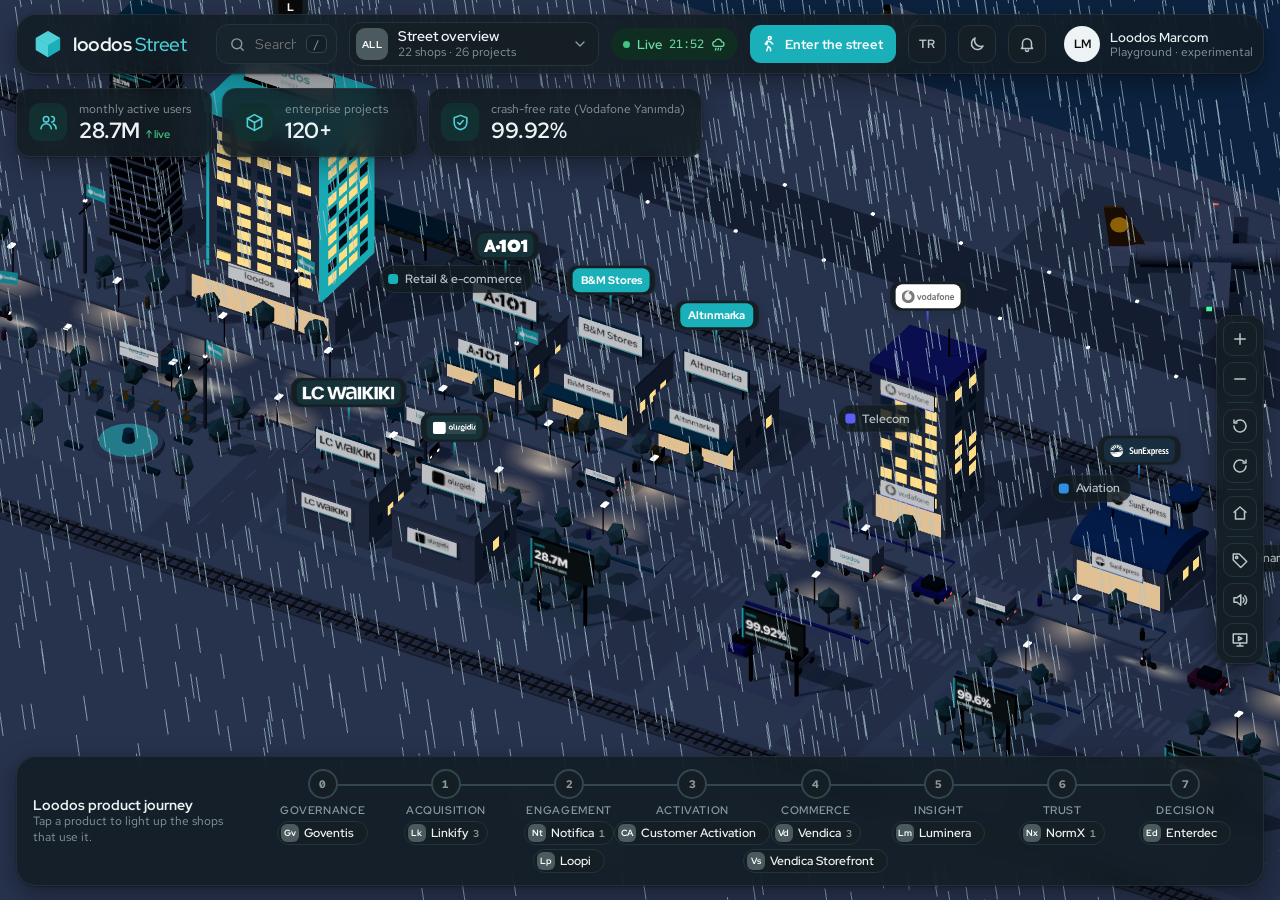
<file: index.html>
<!doctype html>
<html lang="tr">
<head>
  <meta charset="utf-8">
  <meta name="viewport" content="width=device-width, initial-scale=1">
  <title>Loodos Street</title>
  <meta name="description" content="Loodos'un müşteri projelerini izometrik bir sokakta gezdiren etkileşimli harita.">
  <link rel="preconnect" href="https://fonts.googleapis.com">
  <link rel="preconnect" href="https://fonts.gstatic.com" crossorigin>
  <link href="https://fonts.googleapis.com/css2?family=Red+Hat+Display:wght@400;500;600;700;800&family=Red+Hat+Text:wght@400;500;600&family=Red+Hat+Mono:wght@400;500&display=swap" rel="stylesheet">
  <link rel="stylesheet" href="css/style.css">
  <script>
    /* İlk boyamadan önce tema: ışık patlaması olmasın. Ayrıntılı hesap js/main.js'te (nightAt). */
    try { var m = localStorage.getItem("ls.theme") || "auto", d = new Date(), h = d.getHours() + d.getMinutes() / 60;
      document.documentElement.dataset.theme = m === "dark" || (m !== "light" && (h < 6.5 || h >= 19)) ? "dark" : "light"; } catch (e) {}
  </script>
  <script type="importmap">
    {
      "imports": {
        "three": "./vendor/three/three.module.js",
        "three/addons/": "./vendor/three/addons/"
      }
    }
  </script>
</head>
<body>
  <div id="app" class="app">
    <div id="stage" class="stage" data-i18n-aria="stage.aria"></div>

    <header class="topbar">
      <a class="brand" href="#" data-action="home" data-i18n-aria="brand.aria">
        <span class="brand-mark" aria-hidden="true">
          <svg viewBox="0 0 32 32"><path d="M16 2 29 9.5v13L16 30 3 22.5v-13z" fill="var(--teal)"/><path d="M16 2 29 9.5 16 17 3 9.5z" fill="#4fd0d8"/><path d="M16 17v13L3 22.5v-13z" fill="var(--teal-ink)"/></svg>
        </span>
        <span class="brand-name">loodos<b>Street</b></span>
      </a>

      <div class="search" role="search">
        <svg class="ico" viewBox="0 0 24 24" aria-hidden="true"><circle cx="11" cy="11" r="7"/><path d="m20 20-3.5-3.5"/></svg>
        <input id="q" type="search" autocomplete="off" data-i18n-ph="search.ph" data-i18n-aria="search.aria">
        <kbd>/</kbd>
        <div id="results" class="results" role="listbox" hidden></div>
      </div>

      <div class="district">
        <button id="districtBtn" class="district-btn" aria-haspopup="listbox" aria-expanded="false">
          <span id="districtChip" class="chip-sq">ALL</span>
          <span class="district-txt"><b id="districtName"></b><small id="districtSub"></small></span>
          <svg class="caret" viewBox="0 0 24 24" aria-hidden="true"><path d="m6 9 6 6 6-6"/></svg>
        </button>
        <div id="districtMenu" class="menu district-menu" role="listbox" hidden></div>
      </div>

      <div class="live" data-i18n-title="live.title"><i></i><span data-i18n="live"></span> <time id="clock">--:--</time><span id="wx" class="wx"></span></div>

      <button id="walkBtn" class="walk-btn"><svg viewBox="0 0 24 24" aria-hidden="true"><circle cx="13" cy="4" r="2"/><path d="m9 21 2-6 3 3v3M7 12l3-4 4 1 3 3M10 8l-1 5"/></svg><span data-i18n="walk.btn"></span></button>

      <button id="langBtn" class="icon-btn lang-btn" data-i18n="lang.btn" data-i18n-aria="lang.aria"></button>

      <div class="theme-wrap">
        <button id="themeBtn" class="icon-btn" data-i18n-aria="theme" aria-haspopup="true" aria-expanded="false">
          <svg class="i-sun" viewBox="0 0 24 24" aria-hidden="true"><circle cx="12" cy="12" r="4"/><path d="M12 2v2M12 20v2M4.9 4.9l1.4 1.4M17.7 17.7l1.4 1.4M2 12h2M20 12h2M4.9 19.1l1.4-1.4M17.7 6.3l1.4-1.4"/></svg>
          <svg class="i-moon" viewBox="0 0 24 24" aria-hidden="true"><path d="M20 14.5A8 8 0 0 1 9.5 4a8 8 0 1 0 10.5 10.5z"/></svg>
        </button>
        <div id="themeMenu" class="menu theme-menu" role="menu" hidden></div>
      </div>

      <div class="bell-wrap">
        <button id="bell" class="icon-btn" data-i18n-aria="feed" aria-haspopup="true" aria-expanded="false">
          <svg viewBox="0 0 24 24" aria-hidden="true"><path d="M6 16V11a6 6 0 1 1 12 0v5l1.5 2h-15z"/><path d="M10 20a2 2 0 0 0 4 0"/></svg>
          <span id="bellDot" class="dot" hidden></span>
        </button>
        <div id="feed" class="menu feed" hidden></div>
      </div>

      <div class="me">
        <span class="avatar" aria-hidden="true">LM</span>
        <span class="me-txt"><b>Loodos Marcom</b><small>Playground · experimental</small></span>
      </div>
    </header>

    <section id="kpis" class="kpis" aria-live="polite"></section>

    <aside id="panel" class="panel" hidden aria-live="polite"></aside>

    <div class="mapctl" role="toolbar" aria-label="Harita kontrolleri">
      <button class="icon-btn" data-action="zoom-in" data-i18n-aria="zoom.in"><svg viewBox="0 0 24 24"><path d="M12 5v14M5 12h14"/></svg></button>
      <button class="icon-btn" data-action="zoom-out" data-i18n-aria="zoom.out"><svg viewBox="0 0 24 24"><path d="M5 12h14"/></svg></button>
      <span class="sep"></span>
      <button class="icon-btn" data-action="rotate-l" data-i18n-aria="rot.l"><svg viewBox="0 0 24 24"><path d="M4 12a8 8 0 1 0 2.4-5.7"/><path d="M4 4v4h4"/></svg></button>
      <button class="icon-btn" data-action="rotate-r" data-i18n-aria="rot.r"><svg viewBox="0 0 24 24"><path d="M20 12a8 8 0 1 1-2.4-5.7"/><path d="M20 4v4h-4"/></svg></button>
      <span class="sep"></span>
      <button class="icon-btn" data-action="home" data-i18n-aria="home"><svg viewBox="0 0 24 24"><path d="m4 11 8-7 8 7"/><path d="M6 10v10h12V10"/></svg></button>
      <span class="sep"></span>
      <button class="icon-btn labels-btn" data-action="labels"><svg viewBox="0 0 24 24"><path d="M3 12V4h8l10 10-8 8z"/><circle cx="7.5" cy="8.5" r="1.5"/></svg></button>
      <button class="icon-btn sound-btn" data-action="sound"><svg viewBox="0 0 24 24"><path d="M4 9h4l5-4v14l-5-4H4z"/><path class="wave" d="M16 9a4 4 0 0 1 0 6M18.5 6.5a7.5 7.5 0 0 1 0 11"/><path class="mute" d="m16 9 5 6M21 9l-5 6"/></svg></button>
      <button class="icon-btn present-btn" data-action="present" data-i18n-aria="pr.start" data-i18n-title="pr.start"><svg viewBox="0 0 24 24"><path d="M3 4h18v12H3z"/><path d="m10 7.5 4.5 2.5-4.5 2.5z"/><path d="M12 16v4M8 20h8"/></svg></button>
    </div>

    <footer class="journey">
      <div class="journey-head">
        <b data-i18n="journey"></b>
        <small id="journeySub"></small>
      </div>
      <ol id="journey" class="journey-track"></ol>
    </footer>

    <p class="hint" data-i18n="hint"></p>

    <div id="walkHud" class="walk-hud" hidden>
      <span class="me-dot"></span><span id="walkHudText"></span>
      <button class="cta ghost" id="walkExit" data-i18n="walk.exit"></button>
    </div>
    <div id="dpad" class="dpad" hidden>
      <button data-k="w" aria-label="↑">▲</button><button data-k="a" aria-label="←">◀</button><button data-k="s" aria-label="↓">▼</button><button data-k="d" aria-label="→">▶</button>
    </div>
    <div id="walkModal" class="modal" hidden>
      <form class="modal-card" id="walkForm">
        <h2 data-i18n="walk.title"></h2>
        <label for="walkName" data-i18n="walk.ask"></label>
        <input id="walkName" maxlength="20" autocomplete="nickname" data-i18n-ph="walk.ph">
        <p data-i18n="walk.help"></p>
        <div class="modal-actions"><button type="button" class="cta ghost" id="walkCancel" data-i18n="walk.cancel"></button><button type="submit" class="cta" data-i18n="walk.go"></button></div>
      </form>
    </div>

    <div id="presenter" class="presenter" role="region" hidden>
      <div class="pr-info"><span class="pr-badge" data-i18n="pr.title"></span><b id="prTitle"></b><small id="prCount"></small></div>
      <div class="pr-ctl">
        <button class="icon-btn" data-pr="prev" data-i18n-aria="pr.prev"><svg viewBox="0 0 24 24"><path d="m15 6-6 6 6 6"/></svg></button>
        <button class="icon-btn" data-pr="toggle" id="prToggle"><svg class="i-pause" viewBox="0 0 24 24"><path d="M9 5v14M15 5v14"/></svg><svg class="i-play" viewBox="0 0 24 24"><path d="M7 5v14l12-7z"/></svg></button>
        <button class="icon-btn" data-pr="next" data-i18n-aria="pr.next"><svg viewBox="0 0 24 24"><path d="m9 6 6 6-6 6"/></svg></button>
        <button class="icon-btn" data-pr="stop" data-i18n-aria="pr.stop"><svg viewBox="0 0 24 24"><path d="M6 6l12 12M18 6 6 18"/></svg></button>
      </div>
      <span class="pr-bar"><i id="prBar"></i></span>
    </div>

    <div id="loader" class="loader"><span class="brand-mark spin" aria-hidden="true"><svg viewBox="0 0 32 32"><path d="M16 2 29 9.5v13L16 30 3 22.5v-13z" fill="var(--teal)"/><path d="M16 2 29 9.5 16 17 3 9.5z" fill="#4fd0d8"/><path d="M16 17v13L3 22.5v-13z" fill="var(--teal-ink)"/></svg></span><span data-i18n="loading"></span></div>
  </div>

  <script src="js/data.js"></script>
  <script src="js/data.en.js"></script>
  <script type="module" src="js/main.js"></script>
</body>
</html>
</file>
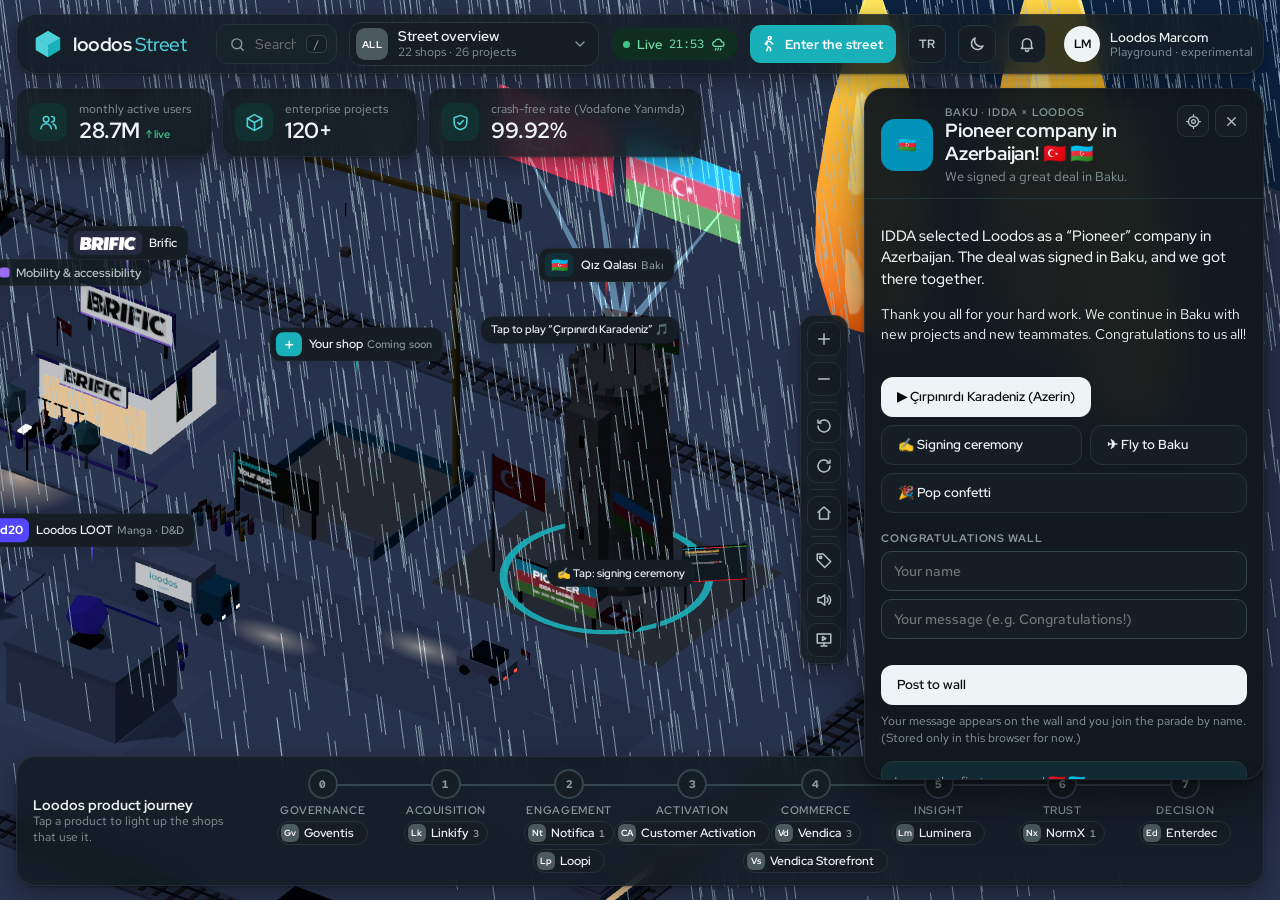
<file: azerbaycan/index.html>
<!doctype html>
<html lang="tr">
<head>
  <base href="../">
  <meta name="street-theme" content="az">
  <meta charset="utf-8">
  <meta name="viewport" content="width=device-width, initial-scale=1">
  <title>Loodos Street · Azərbaycan</title>
  <meta name="description" content="Loodos'un müşteri projelerini izometrik bir sokakta gezdiren etkileşimli harita.">
  <link rel="preconnect" href="https://fonts.googleapis.com">
  <link rel="preconnect" href="https://fonts.gstatic.com" crossorigin>
  <link href="https://fonts.googleapis.com/css2?family=Red+Hat+Display:wght@400;500;600;700;800&family=Red+Hat+Text:wght@400;500;600&family=Red+Hat+Mono:wght@400;500&display=swap" rel="stylesheet">
  <link rel="stylesheet" href="css/style.css">
  <script>
    /* İlk boyamadan önce tema: ışık patlaması olmasın. Ayrıntılı hesap js/main.js'te (nightAt). */
    try { var m = localStorage.getItem("ls.theme") || "auto", d = new Date(), h = d.getHours() + d.getMinutes() / 60;
      document.documentElement.dataset.theme = m === "dark" || (m !== "light" && (h < 6.5 || h >= 19)) ? "dark" : "light"; } catch (e) {}
  </script>
  <script type="importmap">
    {
      "imports": {
        "three": "./vendor/three/three.module.js",
        "three/addons/": "./vendor/three/addons/"
      }
    }
  </script>
</head>
<body>
  <div id="app" class="app">
    <div id="stage" class="stage" data-i18n-aria="stage.aria"></div>

    <header class="topbar">
      <a class="brand" href="#" data-action="home" data-i18n-aria="brand.aria">
        <span class="brand-mark" aria-hidden="true">
          <svg viewBox="0 0 32 32"><path d="M16 2 29 9.5v13L16 30 3 22.5v-13z" fill="var(--teal)"/><path d="M16 2 29 9.5 16 17 3 9.5z" fill="#4fd0d8"/><path d="M16 17v13L3 22.5v-13z" fill="var(--teal-ink)"/></svg>
        </span>
        <span class="brand-name">loodos<b>Street</b></span>
      </a>

      <div class="search" role="search">
        <svg class="ico" viewBox="0 0 24 24" aria-hidden="true"><circle cx="11" cy="11" r="7"/><path d="m20 20-3.5-3.5"/></svg>
        <input id="q" type="search" autocomplete="off" data-i18n-ph="search.ph" data-i18n-aria="search.aria">
        <kbd>/</kbd>
        <div id="results" class="results" role="listbox" hidden></div>
      </div>

      <div class="district">
        <button id="districtBtn" class="district-btn" aria-haspopup="listbox" aria-expanded="false">
          <span id="districtChip" class="chip-sq">ALL</span>
          <span class="district-txt"><b id="districtName"></b><small id="districtSub"></small></span>
          <svg class="caret" viewBox="0 0 24 24" aria-hidden="true"><path d="m6 9 6 6 6-6"/></svg>
        </button>
        <div id="districtMenu" class="menu district-menu" role="listbox" hidden></div>
      </div>

      <div class="live" data-i18n-title="live.title"><i></i><span data-i18n="live"></span> <time id="clock">--:--</time><span id="wx" class="wx"></span></div>

      <button id="walkBtn" class="walk-btn"><svg viewBox="0 0 24 24" aria-hidden="true"><circle cx="13" cy="4" r="2"/><path d="m9 21 2-6 3 3v3M7 12l3-4 4 1 3 3M10 8l-1 5"/></svg><span data-i18n="walk.btn"></span></button>

      <button id="langBtn" class="icon-btn lang-btn" data-i18n="lang.btn" data-i18n-aria="lang.aria"></button>

      <div class="theme-wrap">
        <button id="themeBtn" class="icon-btn" data-i18n-aria="theme" aria-haspopup="true" aria-expanded="false">
          <svg class="i-sun" viewBox="0 0 24 24" aria-hidden="true"><circle cx="12" cy="12" r="4"/><path d="M12 2v2M12 20v2M4.9 4.9l1.4 1.4M17.7 17.7l1.4 1.4M2 12h2M20 12h2M4.9 19.1l1.4-1.4M17.7 6.3l1.4-1.4"/></svg>
          <svg class="i-moon" viewBox="0 0 24 24" aria-hidden="true"><path d="M20 14.5A8 8 0 0 1 9.5 4a8 8 0 1 0 10.5 10.5z"/></svg>
        </button>
        <div id="themeMenu" class="menu theme-menu" role="menu" hidden></div>
      </div>

      <div class="bell-wrap">
        <button id="bell" class="icon-btn" data-i18n-aria="feed" aria-haspopup="true" aria-expanded="false">
          <svg viewBox="0 0 24 24" aria-hidden="true"><path d="M6 16V11a6 6 0 1 1 12 0v5l1.5 2h-15z"/><path d="M10 20a2 2 0 0 0 4 0"/></svg>
          <span id="bellDot" class="dot" hidden></span>
        </button>
        <div id="feed" class="menu feed" hidden></div>
      </div>

      <div class="me">
        <span class="avatar" aria-hidden="true">LM</span>
        <span class="me-txt"><b>Loodos Marcom</b><small>Playground · experimental</small></span>
      </div>
    </header>

    <section id="kpis" class="kpis" aria-live="polite"></section>

    <aside id="panel" class="panel" hidden aria-live="polite"></aside>

    <div class="mapctl" role="toolbar" aria-label="Harita kontrolleri">
      <button class="icon-btn" data-action="zoom-in" data-i18n-aria="zoom.in"><svg viewBox="0 0 24 24"><path d="M12 5v14M5 12h14"/></svg></button>
      <button class="icon-btn" data-action="zoom-out" data-i18n-aria="zoom.out"><svg viewBox="0 0 24 24"><path d="M5 12h14"/></svg></button>
      <span class="sep"></span>
      <button class="icon-btn" data-action="rotate-l" data-i18n-aria="rot.l"><svg viewBox="0 0 24 24"><path d="M4 12a8 8 0 1 0 2.4-5.7"/><path d="M4 4v4h4"/></svg></button>
      <button class="icon-btn" data-action="rotate-r" data-i18n-aria="rot.r"><svg viewBox="0 0 24 24"><path d="M20 12a8 8 0 1 1-2.4-5.7"/><path d="M20 4v4h-4"/></svg></button>
      <span class="sep"></span>
      <button class="icon-btn" data-action="home" data-i18n-aria="home"><svg viewBox="0 0 24 24"><path d="m4 11 8-7 8 7"/><path d="M6 10v10h12V10"/></svg></button>
      <span class="sep"></span>
      <button class="icon-btn labels-btn" data-action="labels"><svg viewBox="0 0 24 24"><path d="M3 12V4h8l10 10-8 8z"/><circle cx="7.5" cy="8.5" r="1.5"/></svg></button>
      <button class="icon-btn sound-btn" data-action="sound"><svg viewBox="0 0 24 24"><path d="M4 9h4l5-4v14l-5-4H4z"/><path class="wave" d="M16 9a4 4 0 0 1 0 6M18.5 6.5a7.5 7.5 0 0 1 0 11"/><path class="mute" d="m16 9 5 6M21 9l-5 6"/></svg></button>
      <button class="icon-btn present-btn" data-action="present" data-i18n-aria="pr.start" data-i18n-title="pr.start"><svg viewBox="0 0 24 24"><path d="M3 4h18v12H3z"/><path d="m10 7.5 4.5 2.5-4.5 2.5z"/><path d="M12 16v4M8 20h8"/></svg></button>
    </div>

    <footer class="journey">
      <div class="journey-head">
        <b data-i18n="journey"></b>
        <small id="journeySub"></small>
      </div>
      <ol id="journey" class="journey-track"></ol>
    </footer>

    <p class="hint" data-i18n="hint"></p>

    <div id="walkHud" class="walk-hud" hidden>
      <span class="me-dot"></span><span id="walkHudText"></span>
      <button class="cta ghost" id="walkExit" data-i18n="walk.exit"></button>
    </div>
    <div id="dpad" class="dpad" hidden>
      <button data-k="w" aria-label="↑">▲</button><button data-k="a" aria-label="←">◀</button><button data-k="s" aria-label="↓">▼</button><button data-k="d" aria-label="→">▶</button>
    </div>
    <div id="walkModal" class="modal" hidden>
      <form class="modal-card" id="walkForm">
        <h2 data-i18n="walk.title"></h2>
        <label for="walkName" data-i18n="walk.ask"></label>
        <input id="walkName" maxlength="20" autocomplete="nickname" data-i18n-ph="walk.ph">
        <p data-i18n="walk.help"></p>
        <div class="modal-actions"><button type="button" class="cta ghost" id="walkCancel" data-i18n="walk.cancel"></button><button type="submit" class="cta" data-i18n="walk.go"></button></div>
      </form>
    </div>

    <div id="presenter" class="presenter" role="region" hidden>
      <div class="pr-info"><span class="pr-badge" data-i18n="pr.title"></span><b id="prTitle"></b><small id="prCount"></small></div>
      <div class="pr-ctl">
        <button class="icon-btn" data-pr="prev" data-i18n-aria="pr.prev"><svg viewBox="0 0 24 24"><path d="m15 6-6 6 6 6"/></svg></button>
        <button class="icon-btn" data-pr="toggle" id="prToggle"><svg class="i-pause" viewBox="0 0 24 24"><path d="M9 5v14M15 5v14"/></svg><svg class="i-play" viewBox="0 0 24 24"><path d="M7 5v14l12-7z"/></svg></button>
        <button class="icon-btn" data-pr="next" data-i18n-aria="pr.next"><svg viewBox="0 0 24 24"><path d="m9 6 6 6-6 6"/></svg></button>
        <button class="icon-btn" data-pr="stop" data-i18n-aria="pr.stop"><svg viewBox="0 0 24 24"><path d="M6 6l12 12M18 6 6 18"/></svg></button>
      </div>
      <span class="pr-bar"><i id="prBar"></i></span>
    </div>

    <div id="loader" class="loader"><span class="brand-mark spin" aria-hidden="true"><svg viewBox="0 0 32 32"><path d="M16 2 29 9.5v13L16 30 3 22.5v-13z" fill="var(--teal)"/><path d="M16 2 29 9.5 16 17 3 9.5z" fill="#4fd0d8"/><path d="M16 17v13L3 22.5v-13z" fill="var(--teal-ink)"/></svg></span><span data-i18n="loading"></span></div>
  </div>

  <script src="js/data.js"></script>
  <script src="js/data.en.js"></script>
  <script type="module" src="js/main.js"></script>
</body>
</html>
</file>
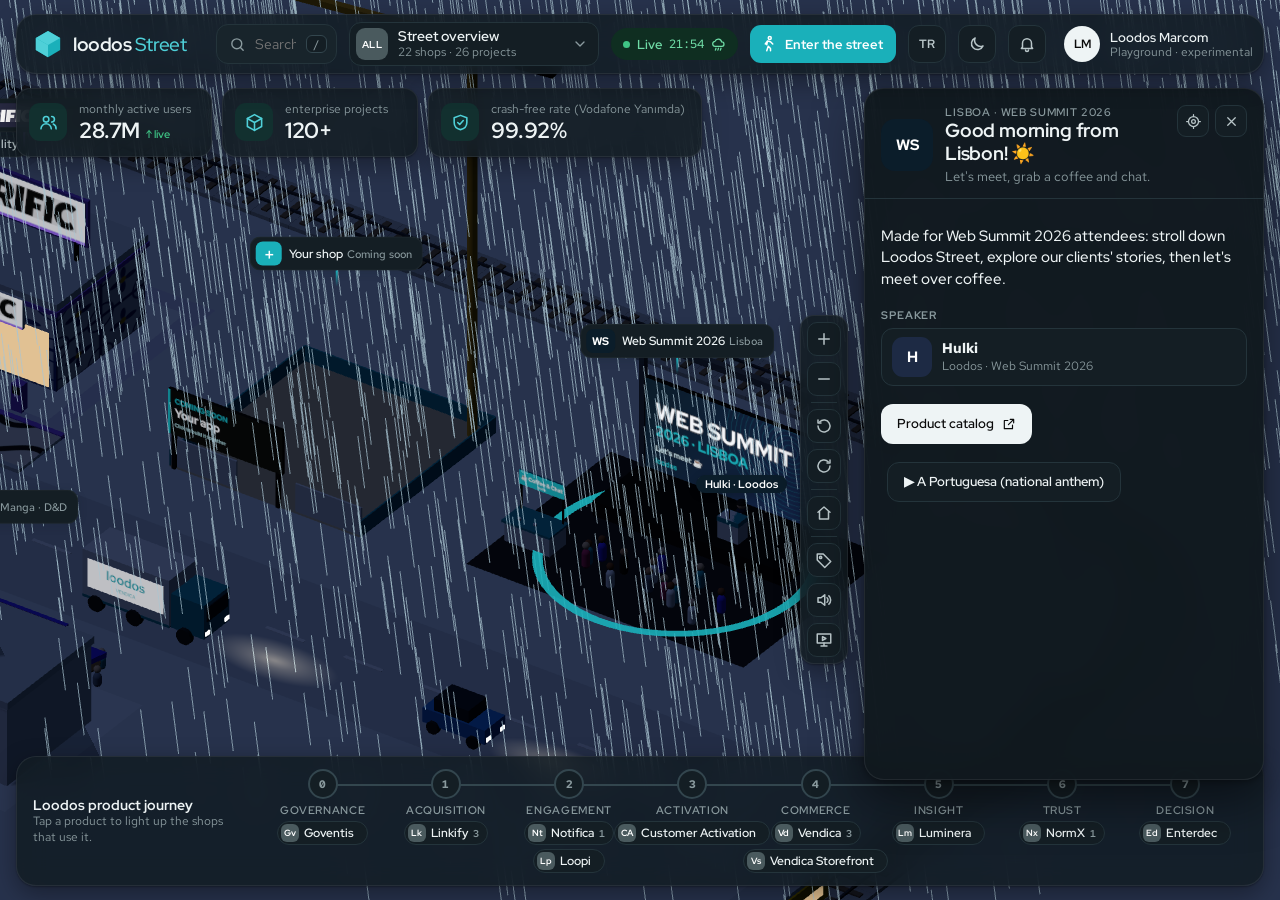
<file: portugal/index.html>
<!doctype html>
<html lang="tr">
<head>
  <base href="../">
  <meta name="street-theme" content="pt">
  <meta charset="utf-8">
  <meta name="viewport" content="width=device-width, initial-scale=1">
  <title>Loodos Street · Portugal</title>
  <meta name="description" content="Loodos'un müşteri projelerini izometrik bir sokakta gezdiren etkileşimli harita.">
  <link rel="preconnect" href="https://fonts.googleapis.com">
  <link rel="preconnect" href="https://fonts.gstatic.com" crossorigin>
  <link href="https://fonts.googleapis.com/css2?family=Red+Hat+Display:wght@400;500;600;700;800&family=Red+Hat+Text:wght@400;500;600&family=Red+Hat+Mono:wght@400;500&display=swap" rel="stylesheet">
  <link rel="stylesheet" href="css/style.css">
  <script>
    /* İlk boyamadan önce tema: ışık patlaması olmasın. Ayrıntılı hesap js/main.js'te (nightAt). */
    try { var m = localStorage.getItem("ls.theme") || "auto", d = new Date(), h = d.getHours() + d.getMinutes() / 60;
      document.documentElement.dataset.theme = m === "dark" || (m !== "light" && (h < 6.5 || h >= 19)) ? "dark" : "light"; } catch (e) {}
  </script>
  <script type="importmap">
    {
      "imports": {
        "three": "./vendor/three/three.module.js",
        "three/addons/": "./vendor/three/addons/"
      }
    }
  </script>
</head>
<body>
  <div id="app" class="app">
    <div id="stage" class="stage" data-i18n-aria="stage.aria"></div>

    <header class="topbar">
      <a class="brand" href="#" data-action="home" data-i18n-aria="brand.aria">
        <span class="brand-mark" aria-hidden="true">
          <svg viewBox="0 0 32 32"><path d="M16 2 29 9.5v13L16 30 3 22.5v-13z" fill="var(--teal)"/><path d="M16 2 29 9.5 16 17 3 9.5z" fill="#4fd0d8"/><path d="M16 17v13L3 22.5v-13z" fill="var(--teal-ink)"/></svg>
        </span>
        <span class="brand-name">loodos<b>Street</b></span>
      </a>

      <div class="search" role="search">
        <svg class="ico" viewBox="0 0 24 24" aria-hidden="true"><circle cx="11" cy="11" r="7"/><path d="m20 20-3.5-3.5"/></svg>
        <input id="q" type="search" autocomplete="off" data-i18n-ph="search.ph" data-i18n-aria="search.aria">
        <kbd>/</kbd>
        <div id="results" class="results" role="listbox" hidden></div>
      </div>

      <div class="district">
        <button id="districtBtn" class="district-btn" aria-haspopup="listbox" aria-expanded="false">
          <span id="districtChip" class="chip-sq">ALL</span>
          <span class="district-txt"><b id="districtName"></b><small id="districtSub"></small></span>
          <svg class="caret" viewBox="0 0 24 24" aria-hidden="true"><path d="m6 9 6 6 6-6"/></svg>
        </button>
        <div id="districtMenu" class="menu district-menu" role="listbox" hidden></div>
      </div>

      <div class="live" data-i18n-title="live.title"><i></i><span data-i18n="live"></span> <time id="clock">--:--</time><span id="wx" class="wx"></span></div>

      <button id="walkBtn" class="walk-btn"><svg viewBox="0 0 24 24" aria-hidden="true"><circle cx="13" cy="4" r="2"/><path d="m9 21 2-6 3 3v3M7 12l3-4 4 1 3 3M10 8l-1 5"/></svg><span data-i18n="walk.btn"></span></button>

      <button id="langBtn" class="icon-btn lang-btn" data-i18n="lang.btn" data-i18n-aria="lang.aria"></button>

      <div class="theme-wrap">
        <button id="themeBtn" class="icon-btn" data-i18n-aria="theme" aria-haspopup="true" aria-expanded="false">
          <svg class="i-sun" viewBox="0 0 24 24" aria-hidden="true"><circle cx="12" cy="12" r="4"/><path d="M12 2v2M12 20v2M4.9 4.9l1.4 1.4M17.7 17.7l1.4 1.4M2 12h2M20 12h2M4.9 19.1l1.4-1.4M17.7 6.3l1.4-1.4"/></svg>
          <svg class="i-moon" viewBox="0 0 24 24" aria-hidden="true"><path d="M20 14.5A8 8 0 0 1 9.5 4a8 8 0 1 0 10.5 10.5z"/></svg>
        </button>
        <div id="themeMenu" class="menu theme-menu" role="menu" hidden></div>
      </div>

      <div class="bell-wrap">
        <button id="bell" class="icon-btn" data-i18n-aria="feed" aria-haspopup="true" aria-expanded="false">
          <svg viewBox="0 0 24 24" aria-hidden="true"><path d="M6 16V11a6 6 0 1 1 12 0v5l1.5 2h-15z"/><path d="M10 20a2 2 0 0 0 4 0"/></svg>
          <span id="bellDot" class="dot" hidden></span>
        </button>
        <div id="feed" class="menu feed" hidden></div>
      </div>

      <div class="me">
        <span class="avatar" aria-hidden="true">LM</span>
        <span class="me-txt"><b>Loodos Marcom</b><small>Playground · experimental</small></span>
      </div>
    </header>

    <section id="kpis" class="kpis" aria-live="polite"></section>

    <aside id="panel" class="panel" hidden aria-live="polite"></aside>

    <div class="mapctl" role="toolbar" aria-label="Harita kontrolleri">
      <button class="icon-btn" data-action="zoom-in" data-i18n-aria="zoom.in"><svg viewBox="0 0 24 24"><path d="M12 5v14M5 12h14"/></svg></button>
      <button class="icon-btn" data-action="zoom-out" data-i18n-aria="zoom.out"><svg viewBox="0 0 24 24"><path d="M5 12h14"/></svg></button>
      <span class="sep"></span>
      <button class="icon-btn" data-action="rotate-l" data-i18n-aria="rot.l"><svg viewBox="0 0 24 24"><path d="M4 12a8 8 0 1 0 2.4-5.7"/><path d="M4 4v4h4"/></svg></button>
      <button class="icon-btn" data-action="rotate-r" data-i18n-aria="rot.r"><svg viewBox="0 0 24 24"><path d="M20 12a8 8 0 1 1-2.4-5.7"/><path d="M20 4v4h-4"/></svg></button>
      <span class="sep"></span>
      <button class="icon-btn" data-action="home" data-i18n-aria="home"><svg viewBox="0 0 24 24"><path d="m4 11 8-7 8 7"/><path d="M6 10v10h12V10"/></svg></button>
      <span class="sep"></span>
      <button class="icon-btn labels-btn" data-action="labels"><svg viewBox="0 0 24 24"><path d="M3 12V4h8l10 10-8 8z"/><circle cx="7.5" cy="8.5" r="1.5"/></svg></button>
      <button class="icon-btn sound-btn" data-action="sound"><svg viewBox="0 0 24 24"><path d="M4 9h4l5-4v14l-5-4H4z"/><path class="wave" d="M16 9a4 4 0 0 1 0 6M18.5 6.5a7.5 7.5 0 0 1 0 11"/><path class="mute" d="m16 9 5 6M21 9l-5 6"/></svg></button>
      <button class="icon-btn present-btn" data-action="present" data-i18n-aria="pr.start" data-i18n-title="pr.start"><svg viewBox="0 0 24 24"><path d="M3 4h18v12H3z"/><path d="m10 7.5 4.5 2.5-4.5 2.5z"/><path d="M12 16v4M8 20h8"/></svg></button>
    </div>

    <footer class="journey">
      <div class="journey-head">
        <b data-i18n="journey"></b>
        <small id="journeySub"></small>
      </div>
      <ol id="journey" class="journey-track"></ol>
    </footer>

    <p class="hint" data-i18n="hint"></p>

    <div id="walkHud" class="walk-hud" hidden>
      <span class="me-dot"></span><span id="walkHudText"></span>
      <button class="cta ghost" id="walkExit" data-i18n="walk.exit"></button>
    </div>
    <div id="dpad" class="dpad" hidden>
      <button data-k="w" aria-label="↑">▲</button><button data-k="a" aria-label="←">◀</button><button data-k="s" aria-label="↓">▼</button><button data-k="d" aria-label="→">▶</button>
    </div>
    <div id="walkModal" class="modal" hidden>
      <form class="modal-card" id="walkForm">
        <h2 data-i18n="walk.title"></h2>
        <label for="walkName" data-i18n="walk.ask"></label>
        <input id="walkName" maxlength="20" autocomplete="nickname" data-i18n-ph="walk.ph">
        <p data-i18n="walk.help"></p>
        <div class="modal-actions"><button type="button" class="cta ghost" id="walkCancel" data-i18n="walk.cancel"></button><button type="submit" class="cta" data-i18n="walk.go"></button></div>
      </form>
    </div>

    <div id="presenter" class="presenter" role="region" hidden>
      <div class="pr-info"><span class="pr-badge" data-i18n="pr.title"></span><b id="prTitle"></b><small id="prCount"></small></div>
      <div class="pr-ctl">
        <button class="icon-btn" data-pr="prev" data-i18n-aria="pr.prev"><svg viewBox="0 0 24 24"><path d="m15 6-6 6 6 6"/></svg></button>
        <button class="icon-btn" data-pr="toggle" id="prToggle"><svg class="i-pause" viewBox="0 0 24 24"><path d="M9 5v14M15 5v14"/></svg><svg class="i-play" viewBox="0 0 24 24"><path d="M7 5v14l12-7z"/></svg></button>
        <button class="icon-btn" data-pr="next" data-i18n-aria="pr.next"><svg viewBox="0 0 24 24"><path d="m9 6 6 6-6 6"/></svg></button>
        <button class="icon-btn" data-pr="stop" data-i18n-aria="pr.stop"><svg viewBox="0 0 24 24"><path d="M6 6l12 12M18 6 6 18"/></svg></button>
      </div>
      <span class="pr-bar"><i id="prBar"></i></span>
    </div>

    <div id="loader" class="loader"><span class="brand-mark spin" aria-hidden="true"><svg viewBox="0 0 32 32"><path d="M16 2 29 9.5v13L16 30 3 22.5v-13z" fill="var(--teal)"/><path d="M16 2 29 9.5 16 17 3 9.5z" fill="#4fd0d8"/><path d="M16 17v13L3 22.5v-13z" fill="var(--teal-ink)"/></svg></span><span data-i18n="loading"></span></div>
  </div>

  <script src="js/data.js"></script>
  <script src="js/data.en.js"></script>
  <script type="module" src="js/main.js"></script>
</body>
</html>
</file>
<file: css/style.css>
/* Loodos Street: renkler loodos.com (teal #1AB0BA, ink #0A0A0A, Red Hat ailesi) ve playground katalog token'larından. */
:root {
  --bg: #eef3f4;
  --surface: #ffffff;
  --glass: rgba(255, 255, 255, .86);
  --ink: #0a0a0a;
  --ink-2: #3a4648;
  --muted: #5f6b6e;
  --line: #e2e6e6;
  --line-2: #cfd6d6;
  --teal: #1ab0ba;
  --teal-ink: #0b7c83;
  --mint: #c4ebe1;
  --mint-2: #e6f6f1;
  --violet: #5446fc;
  --violet-tint: #eeedff;
  --amber: #a35f00;
  --amber-tint: #fff3df;
  --ok: #2e9e6a;
  --ok-tint: #e3f5ec;
  --f-display: "Red Hat Display", "Segoe UI", Helvetica, sans-serif;
  --f-body: "Red Hat Text", "Segoe UI", Helvetica, sans-serif;
  --f-mono: "Red Hat Mono", ui-monospace, Menlo, monospace;
  --r-s: 8px;
  --r-m: 14px;
  --r-l: 20px;
  --shadow: 0 1px 2px rgba(16, 40, 44, .06), 0 8px 24px rgba(16, 40, 44, .08);
  --shadow-lg: 0 2px 6px rgba(16, 40, 44, .06), 0 18px 48px rgba(16, 40, 44, .14);
  --gutter: 16px;
  --glass-border: rgba(255, 255, 255, .9);
  --panel: rgba(255, 255, 255, .94);
  --field: #f5f8f8;
  --chip: #f1f5f5;
  --hover: #f3f7f7;
  --pin-bg: #ffffff;
  --logo-filter: brightness(0);
  --on-ink: #ffffff;
  --ok-ink: #1d7a50;
  --violet-ink: #2e24b8;
  --violet-line: #d7d3ff;
  --violet-text: #2b2a4a;
  --mono-bg: #3a4648;
  --shot-bg: linear-gradient(160deg, var(--mint-2), #f3f6ff);
  color-scheme: light;
}
/* Gece: sahne lambaları yanarken arayüz de koyulaşır (js/main.js data-theme'i saate ya da seçime göre ayarlar). */
:root[data-theme="dark"] {
  --bg: #0c1419;
  --surface: #141e24;
  --glass: rgba(18, 28, 34, .84);
  --glass-border: rgba(255, 255, 255, .07);
  --panel: rgba(16, 25, 30, .95);
  --ink: #eef4f5;
  --ink-2: #b9c6c9;
  --muted: #8a9a9e;
  --line: #24343b;
  --line-2: #33464e;
  --teal-ink: #4fd0d8;
  --mint: #1d4a46;
  --mint-2: #12302f;
  --violet: #7b70ff;
  --violet-tint: #1f1d47;
  --violet-ink: #c2bdff;
  --violet-line: #35307a;
  --violet-text: #d6d3ff;
  --amber: #f2b134;
  --amber-tint: #3a2a0c;
  --ok: #3fc485;
  --ok-tint: #0f2e21;
  --ok-ink: #6fdca6;
  --field: #18242b;
  --chip: #1d2a31;
  --hover: #1b2930;
  --pin-bg: #141e24;
  --logo-filter: brightness(0) invert(1);
  --on-ink: #0a0a0a;
  --mono-bg: #4a5a5e;
  --shot-bg: linear-gradient(160deg, #12302f, #1a1f3d);
  --shadow: 0 1px 2px rgba(0, 0, 0, .3), 0 8px 24px rgba(0, 0, 0, .35);
  --shadow-lg: 0 2px 6px rgba(0, 0, 0, .3), 0 18px 48px rgba(0, 0, 0, .5);
  color-scheme: dark;
}

* { box-sizing: border-box; }
[hidden] { display: none !important; }
html, body { height: 100%; margin: 0; }
body {
  background: var(--bg);
  color: var(--ink);
  font: 14px/1.45 var(--f-body);
  -webkit-font-smoothing: antialiased;
  overflow: hidden;
  transition: background-color .6s;
}
.topbar, .kpi, .panel, .journey, .mapctl, .menu, .results, .presenter, .pin-card, .dist-lbl { transition: background-color .6s, border-color .6s, color .6s; }
button { font: inherit; color: inherit; cursor: pointer; }
svg { display: block; }
.ico, .icon-btn svg, .caret { fill: none; stroke: currentColor; stroke-width: 2; stroke-linecap: round; stroke-linejoin: round; }

.app { position: fixed; inset: 0; }
.stage { position: absolute; inset: 0; z-index: 0; }
.stage canvas { display: block; outline: none; }
.stage.grabbing { cursor: grabbing; }
.stage.pointing canvas { cursor: pointer; }

/* ---------- Üst bar ---------- */
.topbar {
  position: absolute; top: 14px; left: var(--gutter); right: var(--gutter); z-index: 20;
  display: flex; align-items: center; gap: 12px;
  height: 60px; padding: 0 10px 0 16px;
  background: var(--glass); backdrop-filter: blur(14px) saturate(1.4); -webkit-backdrop-filter: blur(14px) saturate(1.4);
  border: 1px solid var(--glass-border); border-radius: var(--r-l); box-shadow: var(--shadow);
}
.brand { display: flex; align-items: center; gap: 10px; color: var(--ink); text-decoration: none; flex: none; }
.brand-mark { width: 30px; height: 30px; display: inline-block; }
.brand-mark svg { width: 100%; height: 100%; }
.brand-name { font: 700 19px/1 var(--f-display); letter-spacing: -.02em; }
.brand-name b { font-weight: 500; color: var(--teal-ink); margin-left: 3px; }

.search { position: relative; flex: 1 1 320px; max-width: 460px; margin-left: 18px; display: flex; align-items: center; }
.search .ico { position: absolute; left: 13px; width: 17px; height: 17px; color: var(--muted); pointer-events: none; }
.search input {
  width: 100%; height: 40px; padding: 0 40px 0 38px;
  border: 1px solid var(--line); border-radius: 12px; background: var(--field);
  font: 14px var(--f-body); color: var(--ink); outline: none; transition: border-color .15s, background .15s, box-shadow .15s;
}
.search input:focus { border-color: var(--teal); background: var(--surface); box-shadow: 0 0 0 4px rgba(26, 176, 186, .14); }
.search input::-webkit-search-cancel-button { display: none; }
.search kbd {
  position: absolute; right: 10px; font: 500 11px var(--f-mono); color: var(--muted);
  border: 1px solid var(--line-2); border-radius: 6px; padding: 1px 6px; background: var(--surface);
}
.results {
  position: absolute; top: 48px; left: 0; right: 0; max-height: 60vh; overflow: auto; padding: 6px;
  background: var(--surface); border: 1px solid var(--line); border-radius: var(--r-m); box-shadow: var(--shadow-lg);
}
.results .grp { font: 600 11px var(--f-display); letter-spacing: .06em; text-transform: uppercase; color: var(--muted); padding: 8px 10px 4px; }
.results button {
  display: flex; align-items: center; gap: 10px; width: 100%; padding: 8px 10px; border: 0; background: none; border-radius: 10px; text-align: left;
}
.results button:hover, .results button.on { background: var(--mint-2); }
.results small { color: var(--muted); display: block; font-size: 12px; }
.results .empty { padding: 14px 10px; color: var(--muted); }

.district { position: relative; margin-left: auto; }
.district-btn {
  display: flex; align-items: center; gap: 10px; height: 44px; padding: 0 10px 0 6px; min-width: 250px;
  border: 1px solid var(--line); border-radius: 12px; background: var(--surface); text-align: left;
}
.district-btn:hover { border-color: var(--line-2); }
.chip-sq {
  width: 32px; height: 32px; border-radius: 9px; display: grid; place-items: center; flex: none;
  background: var(--c, var(--ink)); color: #fff; font: 700 10px var(--f-display); letter-spacing: .02em;
}
.district-txt { display: flex; flex-direction: column; min-width: 0; flex: 1; }
.district-txt b { font: 600 13.5px/1.2 var(--f-display); white-space: nowrap; overflow: hidden; text-overflow: ellipsis; }
.district-txt small { color: var(--muted); font-size: 11.5px; }
.caret { width: 16px; height: 16px; color: var(--muted); }

.menu {
  position: absolute; top: 52px; right: 0; z-index: 30; padding: 6px;
  background: var(--surface); border: 1px solid var(--line); border-radius: var(--r-m); box-shadow: var(--shadow-lg);
}
.district-menu { width: 340px; max-height: 70vh; overflow: auto; }
.district-menu button {
  display: grid; grid-template-columns: 32px 1fr auto; gap: 4px 12px; align-items: center;
  width: 100%; padding: 8px; border: 0; background: none; border-radius: 10px; text-align: left;
}
.district-menu button:hover, .district-menu button.on { background: var(--hover); }
.district-menu .chip-sq { grid-row: span 2; }
.district-menu b { font: 600 13.5px var(--f-display); }
.district-menu small { color: var(--muted); font-size: 11.5px; grid-column: 2; }
.district-menu .pct { font: 600 12px var(--f-display); color: var(--ink-2); }
.bar { height: 4px; border-radius: 4px; background: var(--line); overflow: hidden; grid-column: 2 / 4; }
.bar i { display: block; height: 100%; background: var(--c, var(--teal)); border-radius: inherit; }

.live {
  display: flex; align-items: center; gap: 7px; height: 32px; padding: 0 12px; border-radius: 99px; flex: none;
  background: var(--ok-tint); color: var(--ok-ink); font: 600 12.5px var(--f-display);
}
.live i { width: 7px; height: 7px; border-radius: 50%; background: var(--ok); box-shadow: 0 0 0 0 rgba(46, 158, 106, .5); animation: ping 1.8s infinite; }
.live time { font: 500 12px var(--f-mono); }
@keyframes ping { 70% { box-shadow: 0 0 0 7px rgba(46, 158, 106, 0); } 100% { box-shadow: 0 0 0 0 rgba(46, 158, 106, 0); } }

.icon-btn {
  position: relative; width: 38px; height: 38px; display: grid; place-items: center; flex: none;
  border: 1px solid var(--line); border-radius: 11px; background: var(--surface); color: var(--ink-2);
  transition: background .15s, color .15s, border-color .15s;
}
.icon-btn:hover { color: var(--teal-ink); border-color: var(--line-2); }
.icon-btn svg { width: 18px; height: 18px; }
.icon-btn .dot { position: absolute; top: 7px; right: 8px; width: 8px; height: 8px; border-radius: 50%; background: #e5484d; border: 2px solid var(--surface); }
.bell-wrap { position: relative; }
.feed { width: 340px; max-height: 60vh; overflow: auto; }
.feed h4 { margin: 6px 8px 8px; font: 600 13px var(--f-display); }
.feed button { display: flex; gap: 10px; width: 100%; padding: 8px; border: 0; background: none; border-radius: 10px; text-align: left; }
.feed button:hover { background: var(--hover); }
.feed .ev-ico { width: 30px; height: 30px; border-radius: 9px; background: var(--mint-2); color: var(--teal-ink); display: grid; place-items: center; flex: none; font: 700 10px var(--f-display); }
.feed small { display: block; color: var(--muted); font-size: 11.5px; }
.feed .empty { padding: 10px 8px 12px; color: var(--muted); }

.me { display: flex; align-items: center; gap: 10px; padding-left: 6px; flex: none; }
.avatar { width: 36px; height: 36px; border-radius: 50%; display: grid; place-items: center; background: var(--ink); color: var(--on-ink); font: 700 12px var(--f-display); }
.me-txt { display: flex; flex-direction: column; line-height: 1.2; }
.me-txt b { font: 600 13px var(--f-display); }
.me-txt small { color: var(--muted); font-size: 11.5px; }

/* ---------- KPI kartları ---------- */
.kpis { position: absolute; top: 88px; left: var(--gutter); z-index: 10; display: flex; gap: 10px; pointer-events: none; }
.kpi {
  pointer-events: auto; min-width: 196px; display: flex; gap: 12px; align-items: center; padding: 12px 16px 12px 12px;
  background: var(--glass); backdrop-filter: blur(12px); -webkit-backdrop-filter: blur(12px);
  border: 1px solid var(--glass-border); border-radius: var(--r-m); box-shadow: var(--shadow);
  animation: rise .35s ease both;
}
.kpi:nth-child(2) { animation-delay: .05s; }
.kpi:nth-child(3) { animation-delay: .1s; }
.kpi-ico { width: 38px; height: 38px; border-radius: 11px; display: grid; place-items: center; background: var(--mint-2); color: var(--teal-ink); flex: none; }
.kpi-ico svg { width: 19px; height: 19px; fill: none; stroke: currentColor; stroke-width: 2; stroke-linecap: round; stroke-linejoin: round; }
.kpi small { display: block; color: var(--muted); font-size: 12px; }
.kpi b { font: 700 22px/1.15 var(--f-display); letter-spacing: -.02em; }
.kpi em { font-style: normal; font: 600 11px var(--f-display); color: var(--ok); margin-left: 6px; }
@keyframes rise { from { opacity: 0; transform: translateY(6px); } to { opacity: 1; transform: none; } }

/* ---------- Sağ panel ---------- */
.panel {
  position: absolute; top: 88px; right: var(--gutter); bottom: 120px; z-index: 15; width: 400px;
  display: flex; flex-direction: column; overflow: hidden;
  background: var(--panel); backdrop-filter: blur(16px); -webkit-backdrop-filter: blur(16px);
  border: 1px solid var(--glass-border); border-radius: var(--r-l); box-shadow: var(--shadow-lg);
  animation: slide .3s cubic-bezier(.2, .8, .2, 1) both;
}
@keyframes slide { from { opacity: 0; transform: translateX(16px); } to { opacity: 1; transform: none; } }
.p-head { display: flex; gap: 12px; align-items: center; padding: 16px 16px 12px; border-bottom: 1px solid var(--line); }
.p-logo {
  width: 52px; height: 52px; border-radius: 14px; flex: none; display: grid; place-items: center; padding: 7px;
  background: #fff; border: 1px solid var(--line);
}
.p-logo img { max-width: 100%; max-height: 100%; }
.p-logo.txt { background: var(--c); color: #fff; font: 800 15px var(--f-display); border: 0; }
.p-title { flex: 1; min-width: 0; }
.p-kicker { font: 600 10.5px var(--f-display); letter-spacing: .08em; text-transform: uppercase; color: var(--muted); }
.p-title h2 { margin: 1px 0 0; font: 700 19px/1.2 var(--f-display); letter-spacing: -.01em; }
.p-title p { margin: 2px 0 0; color: var(--muted); font-size: 12.5px; }
.p-actions { display: flex; gap: 6px; align-self: flex-start; }
.p-actions .icon-btn { width: 32px; height: 32px; border-radius: 9px; }
.p-actions .icon-btn svg { width: 15px; height: 15px; }
.p-body { overflow: auto; padding: 14px 16px 18px; flex: 1; scrollbar-width: thin; }

.pills { display: flex; flex-wrap: wrap; gap: 6px; align-items: center; }
.pill { display: inline-flex; align-items: center; gap: 6px; height: 24px; padding: 0 10px; border-radius: 99px; font: 600 11.5px var(--f-display); background: var(--chip); color: var(--ink-2); }
.pill i { width: 7px; height: 7px; border-radius: 50%; background: var(--c, var(--teal)); }
.pill.ok { background: var(--ok-tint); color: var(--ok-ink); }
.pill.warn { background: var(--amber-tint); color: var(--amber); }
.pill.vio { background: var(--violet-tint); color: var(--violet); }

.tabs { display: flex; gap: 4px; padding: 4px; margin: 12px 0 2px; background: var(--chip); border-radius: 12px; }
.tabs button { flex: 1; height: 32px; border: 0; border-radius: 9px; background: none; font: 600 12.5px var(--f-display); color: var(--muted); white-space: nowrap; overflow: hidden; text-overflow: ellipsis; padding: 0 8px; }
.tabs button.on { background: var(--surface); color: var(--ink); box-shadow: 0 1px 3px rgba(0, 0, 0, .08); }

.lead { margin: 12px 0 0; font: 500 14.5px/1.5 var(--f-display); color: var(--ink); }
.shot { margin: 14px 0 0; border-radius: var(--r-m); background: var(--shot-bg); overflow: hidden; aspect-ratio: 820 / 702; }
.shot img { width: 100%; height: 100%; object-fit: contain; display: block; }
.metrics { display: grid; grid-template-columns: repeat(auto-fit, minmax(120px, 1fr)); gap: 8px; margin-top: 12px; }
.metric { padding: 10px 12px; border-radius: 12px; background: var(--field); border: 1px solid var(--line); }
.metric b { display: block; font: 700 20px/1.1 var(--f-display); color: var(--teal-ink); letter-spacing: -.02em; }
.metric small { color: var(--muted); font-size: 11.5px; line-height: 1.3; display: block; margin-top: 3px; }

.sec { margin-top: 18px; }
.sec h3 { margin: 0 0 6px; font: 700 11px var(--f-display); letter-spacing: .08em; text-transform: uppercase; color: var(--muted); }
.sec p { margin: 0; color: var(--ink-2); }
.feat { list-style: none; margin: 0; padding: 0; display: grid; gap: 8px; }
.feat li { padding: 10px 12px; border-radius: 12px; border: 1px solid var(--line); background: var(--surface); }
.feat b { display: block; font: 600 13.5px var(--f-display); margin-bottom: 2px; }
.feat span { color: var(--ink-2); font-size: 13px; }
.tech { display: flex; flex-wrap: wrap; gap: 6px; }
.tech span { font: 500 12px var(--f-mono); padding: 3px 8px; border-radius: 7px; background: var(--chip); color: var(--ink-2); }
.prod { border-radius: 14px; padding: 12px; background: var(--violet-tint); border: 1px solid var(--violet-line); margin-bottom: 8px; }
.prod-h { display: flex; align-items: center; gap: 8px; font: 700 14px var(--f-display); color: var(--violet-ink); }
.mono { width: 26px; height: 26px; border-radius: 8px; display: grid; place-items: center; background: var(--violet); color: #fff; font: 700 11px var(--f-display); flex: none; }
.prod ul { margin: 8px 0 0; padding-left: 18px; color: var(--violet-text); font-size: 13px; }
.prod .tech { margin-top: 8px; }
.prod .tech span { background: var(--surface); }
.custom { padding: 10px 12px; border-radius: 12px; background: var(--field); color: var(--ink-2); font-size: 13px; }
.cta { display: inline-flex; align-items: center; gap: 8px; margin-top: 18px; height: 40px; padding: 0 16px; border-radius: 12px; background: var(--ink); color: var(--on-ink); text-decoration: none; font: 600 13px var(--f-display); border: 0; }
.cta:hover { background: var(--teal-ink); color: var(--on-ink); }
.cta.ghost { background: var(--surface); color: var(--ink); border: 1px solid var(--line); margin-left: 6px; }
.cta.ghost:hover { border-color: var(--teal); color: var(--teal-ink); }

/* Araç paneli */
.rows { display: grid; gap: 0; margin-top: 14px; border-top: 1px solid var(--line); }
.rows div { display: flex; justify-content: space-between; gap: 12px; padding: 9px 0; border-bottom: 1px solid var(--line); }
.rows dt { color: var(--muted); }
.rows dd { margin: 0; font: 600 13px var(--f-display); text-align: right; }
.prog { margin-top: 14px; }
.prog-top { display: flex; justify-content: space-between; font-size: 12px; color: var(--muted); margin-bottom: 6px; }
.prog .bar { height: 6px; }
.prog .bar i { background: var(--ok); transition: width .3s linear; }
.tl { list-style: none; margin: 0; padding: 0 0 0 14px; border-left: 2px solid var(--mint); display: grid; gap: 10px; }
.tl li { position: relative; }
.tl li::before { content: ""; position: absolute; left: -20px; top: 5px; width: 10px; height: 10px; border-radius: 50%; background: var(--surface); border: 2px solid var(--teal); }
.tl b { font: 700 13px var(--f-display); color: var(--teal-ink); margin-right: 6px; }
.prod-list { display: grid; gap: 6px; }
.prod-list button { display: flex; align-items: center; gap: 10px; padding: 8px 10px; border-radius: 12px; border: 1px solid var(--line); background: var(--surface); text-align: left; }
.prod-list button:hover { border-color: var(--violet); }
.prod-list small { display: block; color: var(--muted); font-size: 12px; }

/* ---------- Harita kontrolleri ---------- */
.mapctl {
  position: absolute; right: calc(var(--gutter) + 416px); bottom: 236px; z-index: 12;
  display: flex; flex-direction: column; gap: 6px; padding: 6px;
  background: var(--glass); backdrop-filter: blur(12px); -webkit-backdrop-filter: blur(12px);
  border: 1px solid var(--glass-border); border-radius: 14px; box-shadow: var(--shadow);
  transition: right .3s ease, background-color .6s, border-color .6s;
}
.app:not(.has-panel) .mapctl { right: var(--gutter); }
.mapctl .sep { height: 1px; background: var(--line); margin: 0 4px; }
.mapctl .icon-btn { width: 34px; height: 34px; border-radius: 10px; }

/* ---------- Alt yolculuk barı ---------- */
.journey {
  position: absolute; left: var(--gutter); right: var(--gutter); bottom: 14px; z-index: 12;
  display: flex; align-items: center; gap: 18px; padding: 12px 16px;
  background: var(--glass); backdrop-filter: blur(14px) saturate(1.4); -webkit-backdrop-filter: blur(14px) saturate(1.4);
  border: 1px solid var(--glass-border); border-radius: var(--r-l); box-shadow: var(--shadow);
}
.journey-head { width: 210px; flex: none; }
.journey-head b { display: block; font: 700 14px var(--f-display); }
.journey-head small { color: var(--muted); font-size: 12px; line-height: 1.3; display: block; }
.journey-track { list-style: none; margin: 0; padding: 0; flex: 1; display: grid; grid-template-columns: repeat(8, 1fr); gap: 0; position: relative; min-width: 0; }
.journey-track::before { content: ""; position: absolute; left: 6%; right: 6%; top: 15px; height: 2px; background: var(--line-2); }
.stage-col { position: relative; display: flex; flex-direction: column; align-items: center; gap: 4px; min-width: 0; }
.stage-dot { width: 30px; height: 30px; border-radius: 50%; display: grid; place-items: center; background: var(--surface); border: 2px solid var(--line-2); font: 700 11px var(--f-mono); color: var(--muted); position: relative; z-index: 1; transition: all .2s; }
.stage-col.lit .stage-dot { border-color: var(--teal); color: #fff; background: var(--teal); box-shadow: 0 0 0 5px rgba(26, 176, 186, .18); }
.stage-name { font: 600 10.5px var(--f-display); letter-spacing: .06em; text-transform: uppercase; color: var(--muted); }
.stage-prods { display: flex; flex-wrap: wrap; justify-content: center; gap: 4px; }
.pchip {
  display: inline-flex; align-items: center; gap: 5px; height: 24px; padding: 0 8px 0 3px; border-radius: 99px;
  border: 1px solid var(--line); background: var(--surface); font: 600 11.5px var(--f-display); white-space: nowrap; transition: all .15s;
}
.pchip .mono { width: 18px; height: 18px; border-radius: 6px; font-size: 9px; background: var(--mono-bg); }
.pchip sup { font: 600 9.5px var(--f-mono); color: var(--muted); }
.pchip:hover { border-color: var(--violet); }
.pchip.on, .pchip.used { border-color: var(--violet); background: var(--violet-tint); color: var(--violet-ink); }
.pchip.on .mono, .pchip.used .mono { background: var(--violet); }
.journey.focus .pchip:not(.used):not(.on) { opacity: .4; }

.hint { position: absolute; left: 50%; bottom: 100px; transform: translateX(-50%); z-index: 5; margin: 0; padding: 6px 12px; border-radius: 99px; background: rgba(10, 10, 10, .72); color: #fff; font-size: 12px; white-space: nowrap; pointer-events: none; transition: opacity .6s; }
.hint.gone { opacity: 0; }

/* ---------- 3D sahnedeki etiketler (CSS2D) ---------- */
.lbl { width: 0; height: 0; }
.pin {
  position: absolute; left: 0; bottom: 0; transform: translateX(-50%);
  display: flex; flex-direction: column; align-items: center; border: 0; background: none; padding: 0; pointer-events: auto;
  transition: opacity .25s, transform .25s; --c: var(--teal);
}
.pin-card {
  display: flex; align-items: center; gap: 7px; height: 34px; padding: 0 10px 0 5px; border-radius: 11px;
  background: var(--pin-bg); box-shadow: 0 2px 10px rgba(10, 30, 35, .16); border: 1px solid rgba(127, 127, 127, .08); white-space: nowrap;
}
.pin-logo { height: 24px; min-width: 24px; padding: 0 6px; border-radius: 7px; display: grid; place-items: center; background: color-mix(in srgb, var(--c) 14%, var(--pin-bg)); }
.pin-logo img { height: 13px; width: auto; filter: var(--logo-filter); }
.pin-logo img.raw { filter: none; }
.pin-logo:has(img.raw) { background: #fff; }
.pin-logo.txt { background: var(--c); color: #fff; font: 800 11px var(--f-display); letter-spacing: -.01em; padding: 0 8px; }
.pin-logo.txt + .pin-name { display: none; }
.pin-name { font: 600 12px var(--f-display); color: var(--ink); }
.pin-name small { font: 500 10.5px var(--f-body); color: var(--muted); margin-left: 4px; }
.pin-stem { width: 2px; height: 16px; background: linear-gradient(var(--c), transparent); }
.pin:hover { transform: translateX(-50%) translateY(-3px); }
.pin:hover .pin-card, .pin.on .pin-card { box-shadow: 0 0 0 2px var(--c), 0 6px 18px rgba(10, 30, 35, .2); }
.pin.on { z-index: 2; }
.pin.dim { opacity: .28; }
.pin.glow .pin-card { box-shadow: 0 0 0 2px var(--violet), 0 6px 18px rgba(84, 70, 252, .35); }
.stage.far .pin-name { display: none; }
.stage.far .pin-card { padding-right: 5px; height: 30px; }
.stage.far .pin:hover .pin-name, .stage.far .pin.on .pin-name { display: inline; }

/* Hotfix ekibinin terminali */
.term {
  position: absolute; left: 0; bottom: 0; transform: translateX(-50%); width: 250px; pointer-events: none;
  padding: 22px 10px 8px; border-radius: 9px; background: rgba(10, 13, 17, .94); box-shadow: 0 6px 20px rgba(0, 0, 0, .35);
  font: 500 10.5px/1.5 var(--f-mono); color: #d7dee3;
  background-image: radial-gradient(circle at 12px 10px, #ff5f57 3.5px, transparent 4px), radial-gradient(circle at 24px 10px, #febc2e 3.5px, transparent 4px), radial-gradient(circle at 36px 10px, #28c840 3.5px, transparent 4px);
  background-repeat: no-repeat;
}
.term .ln { white-space: nowrap; overflow: hidden; text-overflow: ellipsis; }
.term .cmd { color: #7fdcff; }
.term .ok { color: #7dff9b; }
.term .add { color: #7dff9b; background: rgba(125, 255, 155, .08); }
.term .del { color: #ff8a8a; background: rgba(255, 138, 138, .08); }
.term .cur { display: inline-block; width: 6px; height: 11px; margin-left: 2px; vertical-align: -1px; background: #d7dee3; animation: blink 1s steps(1) infinite; }
@keyframes blink { 50% { opacity: 0; } }
.stage.far .term { display: none; }

/* Çalışanların konuşma balonları */
.bubble {
  position: absolute; left: 0; bottom: 0; transform: translate(-50%, 4px); width: max-content; max-width: 200px; pointer-events: none;
  padding: 6px 10px; border-radius: 12px; background: var(--pin-bg); color: var(--ink); box-shadow: 0 3px 12px rgba(10, 30, 35, .2);
  font: 600 11px/1.35 var(--f-display); white-space: normal; opacity: 0; transition: opacity .3s, transform .3s;
}
.bubble::after { content: ""; position: absolute; left: 50%; bottom: -5px; margin-left: -5px; border: 5px solid transparent; border-bottom: 0; border-top-color: var(--pin-bg); }
.bubble.show { opacity: 1; transform: translate(-50%, 0); }
.bubble.news { background: #fff4c2; color: #3a2a00; border: 1px solid #f2c94c; font-weight: 700; }
.bubble.news::after { border-top-color: #fff4c2; }
.stage.far .bubble { display: none; }

/* Sokakta yürüme */
.walk-btn {
  display: flex; align-items: center; gap: 7px; height: 38px; padding: 0 13px 0 10px; flex: none;
  border: 0; border-radius: 11px; background: var(--teal); color: #fff; font: 700 13px var(--f-display);
}
.walk-btn svg { width: 18px; height: 18px; fill: none; stroke: currentColor; stroke-width: 2; stroke-linecap: round; stroke-linejoin: round; }
.walk-btn:hover { background: var(--teal-ink); }
.app.walking .walk-btn { background: var(--ink); color: var(--on-ink); }
.app.walking .hint, .app.flat .walk-btn { display: none; }
.me-tag.speaker { background: #0b1d2a; }
.bubble.talk { max-width: 240px; background: #0b1d2a; color: #fff; }
.bubble.talk::after { border-top-color: #0b1d2a; }
.me-tag { position: absolute; left: 0; bottom: 0; transform: translateX(-50%); white-space: nowrap; pointer-events: none; padding: 2px 9px; border-radius: 99px; background: var(--teal); color: #fff; font: 700 11px var(--f-display); box-shadow: 0 2px 8px rgba(0, 0, 0, .2); }
.walk-hud {
  position: absolute; left: 50%; bottom: 150px; transform: translateX(-50%); z-index: 14; display: flex; align-items: center; gap: 10px;
  padding: 6px 6px 6px 14px; border-radius: 14px; background: var(--glass); backdrop-filter: blur(12px); -webkit-backdrop-filter: blur(12px);
  border: 1px solid var(--glass-border); box-shadow: var(--shadow); font: 600 12.5px var(--f-display); white-space: nowrap;
}
.walk-hud .cta { margin: 0; height: 32px; }
.walk-hud .me-dot { width: 9px; height: 9px; border-radius: 50%; background: var(--teal); box-shadow: 0 0 0 4px rgba(26, 176, 186, .2); }
.app.has-panel .walk-hud { left: calc((100vw - 416px) / 2); }
.dpad { position: absolute; left: var(--gutter); bottom: 130px; z-index: 26; display: grid; grid-template-columns: repeat(3, 48px); grid-template-rows: repeat(2, 48px); gap: 6px; }
.dpad button { border: 1px solid var(--line); border-radius: 12px; background: var(--glass); color: var(--ink); font-size: 16px; touch-action: none; user-select: none; -webkit-user-select: none; }
.dpad [data-k="w"] { grid-column: 2; grid-row: 1; }
.dpad [data-k="a"] { grid-column: 1; grid-row: 2; }
.dpad [data-k="s"] { grid-column: 2; grid-row: 2; }
.dpad [data-k="d"] { grid-column: 3; grid-row: 2; }
.modal { position: absolute; inset: 0; z-index: 60; display: grid; place-items: center; padding: var(--gutter); background: rgba(8, 14, 18, .45); }
.modal-card { width: min(400px, 100%); padding: 22px; border-radius: var(--r-l); background: var(--surface); box-shadow: var(--shadow-lg); }
.modal-card h2 { margin: 0 0 14px; font: 800 20px var(--f-display); }
.modal-card label { display: block; margin-bottom: 6px; color: var(--muted); font: 600 12.5px var(--f-display); }
.modal-card input { width: 100%; height: 42px; padding: 0 12px; border: 1px solid var(--line); border-radius: 12px; background: var(--field); color: var(--ink); font: 600 15px var(--f-body); outline: none; }
.modal-card input:focus { border-color: var(--teal); box-shadow: 0 0 0 4px rgba(26, 176, 186, .14); }
.modal-card p { margin: 12px 0 0; color: var(--muted); font-size: 12.5px; }
.modal-actions { display: flex; justify-content: flex-end; gap: 6px; margin-top: 4px; }
@media (max-width: 860px) {
  .walk-btn span { display: none; }
  .walk-btn { padding: 0 10px; }
  .walk-hud { bottom: auto; top: 74px; left: var(--gutter); right: var(--gutter); transform: none; white-space: normal; }
  .app.walking .kpis { display: none; }
}

/* "Bu dükkân sizin olabilir" seçimleri */
.choice { display: flex; flex-wrap: wrap; gap: 6px; }
.choice button { display: inline-flex; align-items: center; gap: 6px; height: 30px; padding: 0 11px 0 9px; border-radius: 99px; border: 1px solid var(--line); background: var(--surface); font: 600 12px var(--f-display); color: var(--ink-2); }
.choice button i { width: 8px; height: 8px; border-radius: 50%; background: var(--c, var(--teal)); }
.choice button .mono { width: 20px; height: 20px; border-radius: 6px; font-size: 9px; background: var(--mono-bg); }
.choice button:hover { border-color: var(--teal); }
.choice button.on { border-color: var(--teal); background: var(--mint-2); color: var(--teal-ink); }
.choice button.on .mono { background: var(--violet); }

/* Vaka kupaları */
.trophy-tag {
  position: absolute; left: 0; bottom: 0; transform: translateX(-50%); pointer-events: auto; cursor: pointer; white-space: nowrap;
  display: flex; align-items: center; gap: 6px; padding: 3px 9px 3px 4px; border: 0; border-radius: 99px;
  background: linear-gradient(135deg, #f7d66b, #d4a72c); color: #3a2a00; font: 600 11px var(--f-display); box-shadow: 0 2px 8px rgba(0, 0, 0, .2);
}
.trophy-tag b { padding: 1px 7px; border-radius: 99px; background: #3a2a00; color: #ffe08a; font: 800 11px var(--f-display); }
.stage.far .trophy-tag { display: none; }

/* Mégane'ın plaka etiketi: gerçek TR plakası görünümünde */
.plate-tag {
  position: absolute; left: 0; bottom: 0; transform: translateX(-50%); pointer-events: auto; cursor: pointer;
  display: flex; align-items: stretch; height: 22px; padding: 0; border: 2px solid #111; border-radius: 4px;
  background: #fff; box-shadow: 0 2px 8px rgba(0, 0, 0, .25); overflow: hidden; white-space: nowrap;
}
.plate-tag .tr { display: grid; place-items: end center; width: 13px; padding-bottom: 1px; background: #1f4fbf; color: #fff; font: 700 7px var(--f-display); }
.plate-tag .no { display: grid; place-items: center; padding: 0 7px; color: #111; font: 800 13px/1 var(--f-display); letter-spacing: .06em; }
.plate-tag:hover { transform: translateX(-50%) translateY(-2px); }
.stage.far .plate-tag { display: none; }

.dist-lbl {
  position: absolute; left: 0; top: 0; transform: translate(-50%, -50%); white-space: nowrap; pointer-events: auto;
  display: flex; align-items: center; gap: 7px; padding: 5px 11px 5px 7px; border-radius: 99px;
  background: var(--glass); border: 1px solid var(--glass-border); box-shadow: 0 2px 8px rgba(10, 30, 35, .1);
  font: 600 11.5px var(--f-display); color: var(--ink-2); cursor: pointer;
}
.dist-lbl i { width: 10px; height: 10px; border-radius: 3px; background: var(--c); }
.dist-lbl:hover { color: var(--ink); }

.veh-tag {
  position: absolute; left: 0; bottom: 0; transform: translateX(-50%); white-space: nowrap; pointer-events: auto; cursor: pointer;
  display: flex; align-items: center; gap: 6px; padding: 3px 9px 3px 4px; border-radius: 99px; border: 0;
  background: #0a0a0a; color: #fff; font: 600 11px var(--f-display); box-shadow: 0 2px 8px rgba(0, 0, 0, .2);
  opacity: 0; transition: opacity .25s;
}
.veh-tag b { font: 600 10px var(--f-mono); padding: 1px 6px; border-radius: 99px; background: var(--teal); }
.veh-tag.unload b { background: #f2b134; color: var(--ink); }
.veh-tag .vt-p { font: 700 9px var(--f-display); width: 18px; height: 18px; border-radius: 6px; display: grid; place-items: center; background: var(--violet); color: #fff; flex: none; }
.stage.near .veh-tag, .veh-tag.on, .veh-tag.glow { opacity: 1; }
.veh-tag.on { background: #0b7c83; }
.veh-tag.amb { opacity: 1; background: #e5484d; }
.veh-tag.amb b { background: #ffffff; color: #c62a2f; }
.veh-tag.amb.on { background: #b3261e; }
.veh-tag.glow { box-shadow: 0 0 0 2px #7b70ff, 0 4px 14px rgba(84, 70, 252, .45); }

/* ---------- Yükleniyor ---------- */
.loader { position: absolute; inset: 0; z-index: 50; display: grid; place-content: center; justify-items: center; gap: 14px; background: var(--bg); font: 600 14px var(--f-display); color: var(--ink-2); transition: opacity .5s; }
.loader .brand-mark { width: 44px; height: 44px; }
.spin { animation: bob 1.2s ease-in-out infinite; }
@keyframes bob { 50% { transform: translateY(-6px) rotate(8deg); } }
.loader.done { opacity: 0; pointer-events: none; }

/* ---------- Dar ekranlar ---------- */
/* ---------- Dil, tema ve sunum ---------- */
.lang-btn { font: 700 12px var(--f-display); letter-spacing: .02em; }
.theme-wrap { position: relative; }
.icon-btn .i-moon, :root[data-theme="dark"] .icon-btn .i-sun { display: none; }
:root[data-theme="dark"] .icon-btn .i-moon { display: block; }
.theme-menu { width: 270px; }
.theme-menu h4 { margin: 6px 8px 6px; font: 600 11px var(--f-display); letter-spacing: .06em; text-transform: uppercase; color: var(--muted); }
.theme-menu button { display: flex; align-items: center; gap: 10px; width: 100%; padding: 8px; border: 0; background: none; border-radius: 10px; text-align: left; }
.theme-menu button:hover { background: var(--hover); }
.theme-menu button.on { background: var(--mint-2); }
.theme-menu .t-ico { width: 30px; height: 30px; border-radius: 9px; display: grid; place-items: center; flex: none; background: var(--chip); color: var(--teal-ink); }
.theme-menu .t-ico svg { width: 16px; height: 16px; fill: none; stroke: currentColor; stroke-width: 2; stroke-linecap: round; stroke-linejoin: round; }
.theme-menu b { display: block; font: 600 13px var(--f-display); }
.theme-menu small { display: block; color: var(--muted); font-size: 11.5px; }
.live.sim time { color: var(--violet-ink); }
.wx:empty { display: none; }
.wx svg { width: 15px; height: 15px; fill: none; stroke: currentColor; stroke-width: 2; stroke-linecap: round; stroke-linejoin: round; }
.theme-menu .sep-h { margin-top: 12px; padding-top: 10px; border-top: 1px solid var(--line); }
.theme-menu { max-height: calc(100vh - 100px); overflow: auto; }

.sound-btn .mute, .sound-btn.muted .wave { display: none; }
.sound-btn.muted .mute { display: block; }
.pill.bug { background: #fde8e8; color: #b3261e; }
:root[data-theme="dark"] .pill.bug { background: #3a1416; color: #ff8a84; }
.pill.sev-P1 { background: #e5484d; color: #fff; }
.pill.sev-P2 { background: var(--amber-tint); color: var(--amber); }
.steps { display: grid; grid-template-columns: repeat(4, 1fr); gap: 6px; margin-top: 14px; }
.steps span { display: flex; flex-direction: column; gap: 6px; font: 600 11px/1.25 var(--f-display); color: var(--muted); }
.steps i { height: 4px; border-radius: 4px; background: var(--line); }
.steps .done { color: var(--ink-2); }
.steps .done i { background: var(--ok); }
.steps .now { color: #e5484d; }
.steps .now i { background: #e5484d; animation: pulse 1s ease-in-out infinite; }
@keyframes pulse { 50% { opacity: .35; } }
.labels-btn.on, .present-btn.on { background: var(--teal); color: #fff; border-color: var(--teal); }
.presenter {
  position: absolute; left: 50%; bottom: 100px; transform: translateX(-50%); z-index: 14;
  display: flex; align-items: center; gap: 14px; padding: 8px 8px 8px 14px; min-width: 380px; max-width: calc(100vw - 2 * var(--gutter));
  background: var(--glass); backdrop-filter: blur(14px); -webkit-backdrop-filter: blur(14px);
  border: 1px solid var(--glass-border); border-radius: 16px; box-shadow: var(--shadow-lg); overflow: hidden;
  animation: rise .3s ease both;
}
.app.has-panel .presenter { left: calc((100vw - 416px) / 2); }
.pr-info { flex: 1; min-width: 0; display: flex; align-items: center; gap: 8px; white-space: nowrap; }
.pr-badge { font: 700 10px var(--f-display); letter-spacing: .08em; text-transform: uppercase; color: #fff; background: var(--teal); padding: 3px 7px; border-radius: 6px; }
.pr-info b { font: 600 13.5px var(--f-display); overflow: hidden; text-overflow: ellipsis; }
.pr-info small { font: 500 11.5px var(--f-mono); color: var(--muted); }
.pr-ctl { display: flex; gap: 4px; }
.pr-ctl .icon-btn { width: 32px; height: 32px; border-radius: 9px; }
.pr-ctl .icon-btn svg { width: 15px; height: 15px; }
#prToggle .i-play, .presenter.paused #prToggle .i-pause { display: none; }
.presenter.paused #prToggle .i-play { display: block; }
.pr-bar { position: absolute; left: 0; right: 0; bottom: 0; height: 3px; background: transparent; }
.pr-bar i { display: block; height: 100%; width: 0; background: var(--teal); }
.app.presenting .hint { display: none; }

@media (max-width: 1180px) {
  .me-txt, .journey-head { display: none; }
  .district-btn { min-width: 0; }
  .district-txt small { display: none; }
}
@media (max-width: 860px) {
  :root { --gutter: 10px; }
  .topbar { top: 10px; height: 54px; gap: 8px; padding: 0 8px 0 10px; }
  .brand-name, .me, .live, .search kbd { display: none; }
  .search { margin-left: 0; flex: 1 1 auto; }
  .district-txt { display: none; }
  .district-btn { padding: 0 6px; gap: 4px; }
  .district-menu, .feed { width: min(340px, calc(100vw - 20px)); }
  .kpis { top: 74px; right: var(--gutter); overflow-x: auto; scrollbar-width: none; }
  .kpi { min-width: 160px; padding: 8px 12px 8px 8px; }
  .kpi b { font-size: 18px; }
  .panel { top: auto; left: var(--gutter); right: var(--gutter); bottom: 10px; width: auto; max-height: 62vh; z-index: 25; }
  .mapctl, .app:not(.has-panel) .mapctl { right: var(--gutter); bottom: 120px; }
  .journey { padding: 10px; }
  .journey-track { overflow-x: auto; grid-template-columns: repeat(8, minmax(84px, 1fr)); scrollbar-width: none; }
  .hint { display: none; }
  .presenter, .app.has-panel .presenter { left: var(--gutter); right: var(--gutter); transform: none; top: 74px; bottom: auto; min-width: 0; }
  .app.presenting .kpis { display: none; }
}
.pin-n { font: 600 10px var(--f-mono); color: var(--muted); margin-left: -2px; }

/* ---------- Liste görünümü (WebGL yoksa) ---------- */
.app.flat .mapctl, .app.flat .hint { display: none; }
.fallback { position: absolute; inset: 0; overflow: auto; padding: 160px var(--gutter) 140px; }
.app.has-panel .fallback { padding-right: calc(var(--gutter) + 420px); }
.fb-note { margin: 0 0 16px; color: var(--muted); }
.fallback section { margin-bottom: 22px; }
.fallback h3 { display: flex; align-items: center; gap: 8px; margin: 0 0 10px; font: 700 13px var(--f-display); }
.fallback h3 i { width: 10px; height: 10px; border-radius: 3px; background: var(--c); }
.fb-grid { display: grid; grid-template-columns: repeat(auto-fill, minmax(240px, 1fr)); gap: 8px; }
.fb-grid button { display: flex; align-items: center; gap: 12px; padding: 10px; border-radius: 14px; border: 1px solid var(--line); background: var(--surface); text-align: left; }
.fb-grid button:hover { border-color: var(--teal); }
.fb-grid .p-logo { width: 44px; height: 44px; border-radius: 12px; }
.fb-grid small { display: block; color: var(--muted); font-size: 12px; }
@media (max-width: 860px) { .fallback, .app.has-panel .fallback { padding: 150px var(--gutter) 130px; } }

/* Azerbaycan sayfası: şarkı oynatıcısı ve kulenin çevresinde dönen notalar */
.az-player {
  position: absolute; left: var(--gutter); bottom: 150px; z-index: 16; width: 300px; padding: 8px;
  background: var(--surface); border: 1px solid var(--line); border-radius: var(--r-m); box-shadow: var(--shadow-lg);
}
.az-player-head { display: flex; align-items: center; gap: 8px; margin: 0 0 8px 4px; }
.az-player-head b { font: 700 13px var(--f-display); color: var(--ink); }
.az-player-head small { font: 500 12px var(--f-body); color: var(--muted); flex: 1; }
.az-player-head .icon-btn { width: 30px; height: 30px; }
.az-player iframe { display: block; width: 100%; aspect-ratio: 16 / 9; border: 0; border-radius: 10px; background: #000; }
.az-eq { display: inline-flex; align-items: flex-end; gap: 2px; height: 14px; }
.az-eq i { width: 3px; background: #ef3340; border-radius: 2px; animation: az-eq .9s ease-in-out infinite; }
.az-eq i:nth-child(2) { background: #00b5e2; animation-delay: -.3s; }
.az-eq i:nth-child(3) { background: #509e2f; animation-delay: -.6s; }
@keyframes az-eq { 0%, 100% { height: 4px; } 50% { height: 14px; } }
.az-note { font: 700 22px var(--f-display); color: #ef3340; text-shadow: 0 1px 6px rgba(0, 0, 0, .35); pointer-events: none; }
.az-note:nth-child(1) { transform: translate(-50%, -50%); }
@media (max-width: 760px) { .az-player { left: 8px; right: 8px; width: auto; top: 150px; bottom: auto; z-index: 30; } }
.az-acts { display: flex; flex-wrap: wrap; gap: 8px; margin-top: 8px; }
.az-acts .cta { flex: 1 1 auto; margin: 0; }
.az-wall-form { display: grid; gap: 8px; }
.az-wall-form input { font: 500 14px var(--f-body); padding: 10px 12px; border: 1px solid var(--line-2); border-radius: 10px; background: var(--surface); color: var(--ink); }
.az-wall-form small { color: var(--muted); font-size: 12px; }
.az-wall-list { list-style: none; margin: 14px 0 0; padding: 0; display: grid; gap: 8px; }
.az-wall-list li { padding: 10px 12px; border-radius: 12px; background: color-mix(in srgb, #00b5e2 8%, var(--surface)); border: 1px solid var(--line); }
.az-wall-list li p { margin: 0 0 4px; color: var(--ink); }
.az-wall-list li b { font: 700 12px var(--f-display); color: var(--teal-ink, #0b7c83); }
.az-wall-list li.empty { color: var(--muted); }
.me-tag.mine { background: #e30a17; color: #fff; }
.az-flight {
  position: absolute; top: 88px; left: 50%; transform: translateX(-50%); z-index: 14; width: 280px; padding: 10px 14px 6px;
  background: var(--surface); border: 1px solid var(--line); border-radius: var(--r-m); box-shadow: var(--shadow-lg); color: var(--ink);
}
.az-flight[hidden] { display: none; }
.az-flight .af-head { display: flex; justify-content: space-between; align-items: baseline; font: 700 13px var(--f-display); }
.az-flight .af-head small { font: 600 12px var(--f-body); color: var(--muted); }
.az-flight svg { width: 100%; height: auto; color: var(--muted); }
.az-flight text { font: 600 10px var(--f-body); fill: var(--ink); }
.az-flight .af-plane { font-size: 16px; }
@media (max-width: 760px) { .az-flight { top: 150px; width: calc(100vw - 16px); } }
</file>
